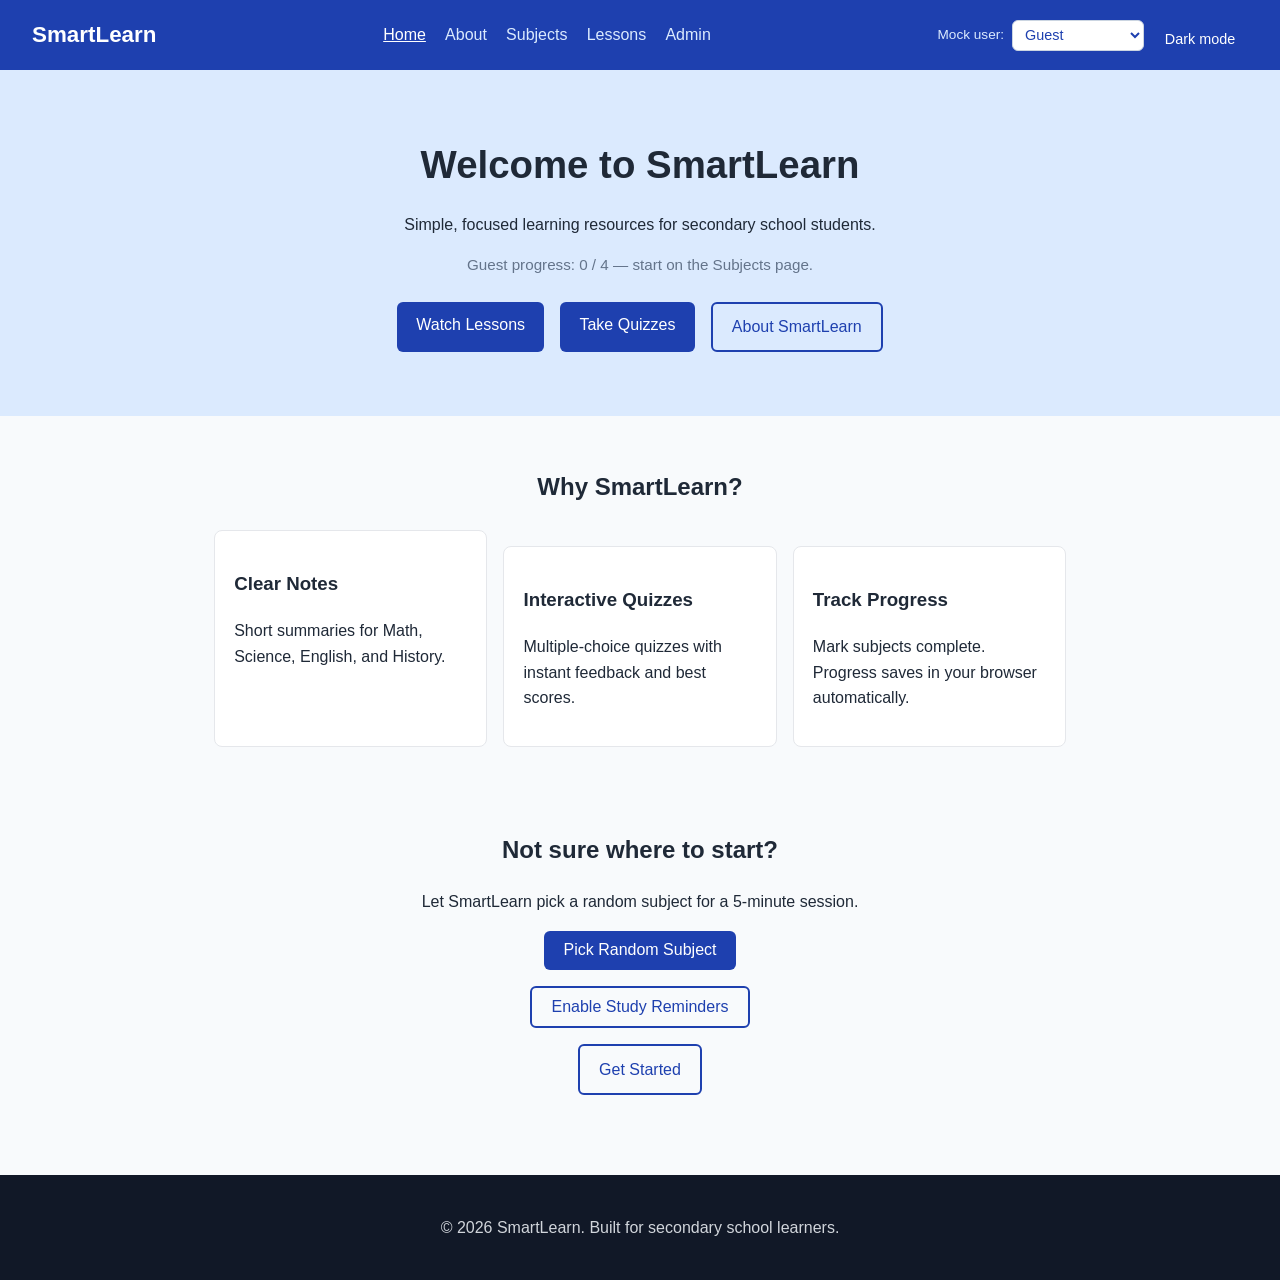
<file: index.html>
<!DOCTYPE html>
<html lang="en">
<head>
  <meta charset="UTF-8" />
  <meta name="viewport" content="width=device-width, initial-scale=1.0" />
  <title>SmartLearn - Home</title>
  <link rel="stylesheet" href="styles.css" />
  <link rel="manifest" href="manifest.json" />
  <meta name="theme-color" content="#1e40af" />
  <link rel="apple-touch-icon" href="icons/icon-192.png" />
</head>
<body>
  <header>
    <nav class="navbar">
      <a href="index.html" class="logo">SmartLearn</a>
      <ul class="nav-links">
        <li><a href="index.html" class="active">Home</a></li>
        <li><a href="about.html">About</a></li>
        <li><a href="subjects.html">Subjects</a></li>
        <li><a href="lessons.html">Lessons</a></li>
        <li><a href="admin.html">Admin</a></li>
      </ul>
      <div class="nav-tools">
        <label class="auth-label" for="userSelect">Mock user:</label>
        <select id="userSelect" aria-label="Mock user">
          <option value="guest">Guest</option>
          <option value="test-student">Test Student</option>
          <option value="demo-teacher">Demo Teacher</option>
        </select>
        <button type="button" id="themeToggle" class="btn btn-small theme-btn" aria-label="Toggle dark mode">Dark mode</button>
      </div>
    </nav>
  </header>

  <main>
    <section class="hero">
      <h1>Welcome to SmartLearn</h1>
      <p>Simple, focused learning resources for secondary school students.</p>
      <p id="homeProgress" class="muted"></p>
      <div class="hero-buttons">
        <a href="lessons.html" class="btn">Watch Lessons</a>
        <a href="subjects.html" class="btn">Take Quizzes</a>
        <a href="about.html" class="btn btn-outline">About SmartLearn</a>
      </div>
    </section>

    <section class="features">
      <h2>Why SmartLearn?</h2>
      <div class="card-grid">
        <div class="card">
          <h3>Clear Notes</h3>
          <p>Short summaries for Math, Science, English, and History.</p>
        </div>
        <div class="card">
          <h3>Interactive Quizzes</h3>
          <p>Multiple-choice quizzes with instant feedback and best scores.</p>
        </div>
        <div class="card">
          <h3>Track Progress</h3>
          <p>Mark subjects complete. Progress saves in your browser automatically.</p>
        </div>
      </div>
    </section>

    <section class="cta">
      <h2>Not sure where to start?</h2>
      <p>Let SmartLearn pick a random subject for a 5-minute session.</p>
      <button type="button" id="randomBtn" class="btn">Pick Random Subject</button>
      <p id="randomPick" class="muted" aria-live="polite"></p>
      <p>
        <button type="button" id="reminderBtn" class="btn btn-outline">Enable Study Reminders</button>
      </p>
      <p id="reminderMsg" class="muted" aria-live="polite"></p>
      <p><a href="subjects.html" class="btn btn-outline">Get Started</a></p>
    </section>
  </main>

  <footer>
    <p>&copy; 2026 SmartLearn. Built for secondary school learners.</p>
  </footer>

  <script src="script.js"></script>
</body>
</html>
</file>
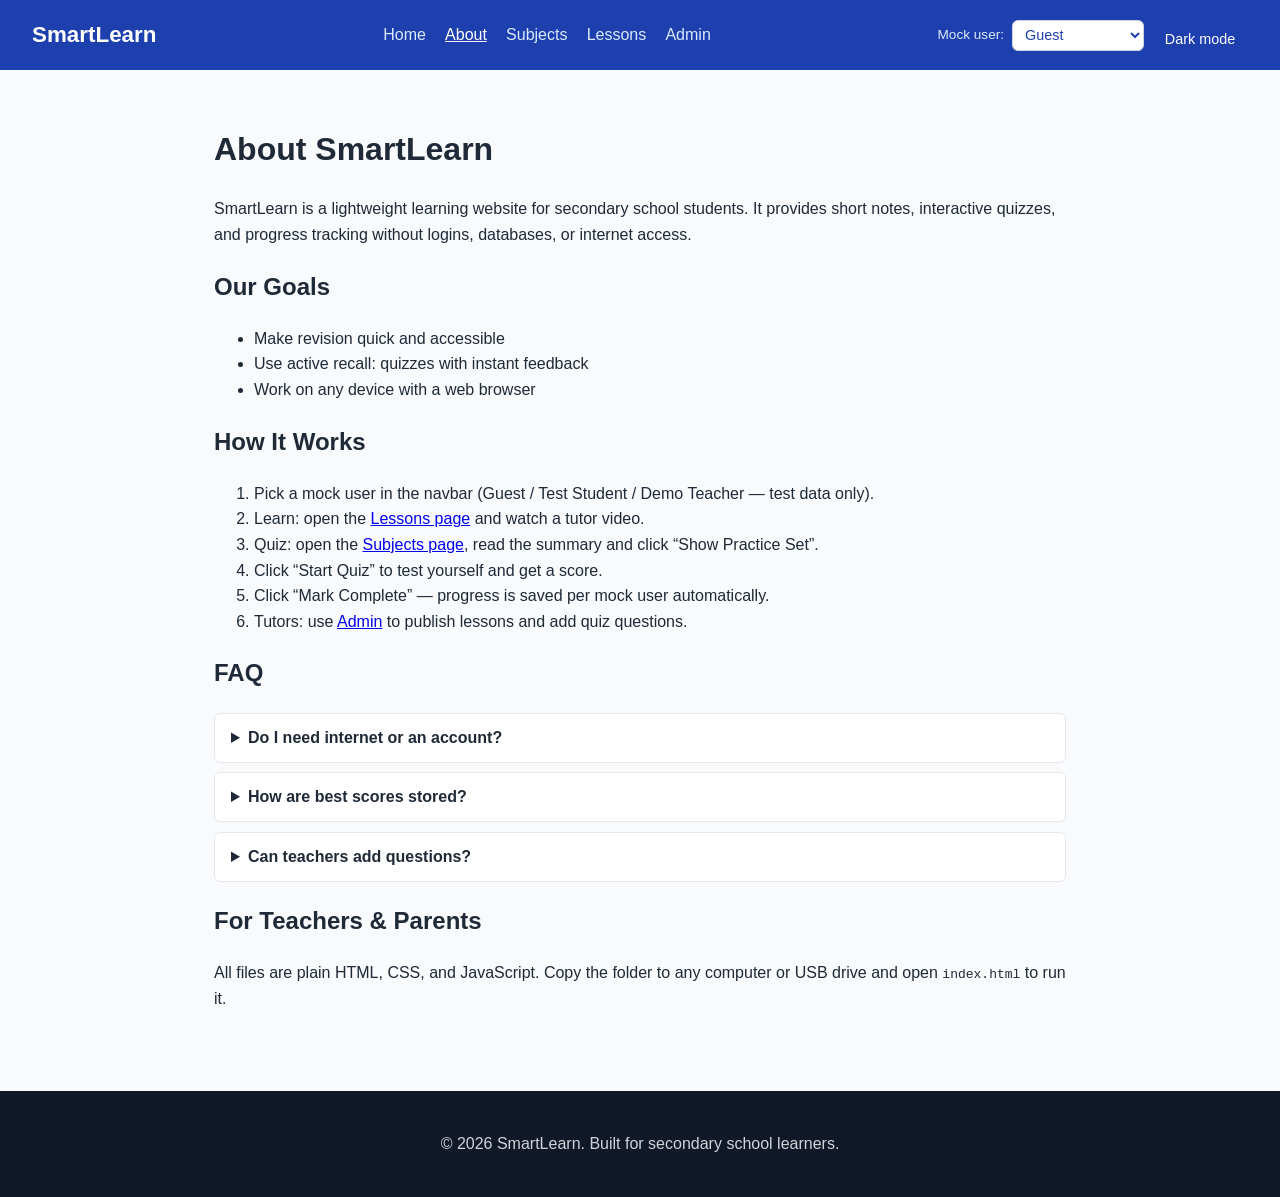
<file: about.html>
<!DOCTYPE html>
<html lang="en">
<head>
  <meta charset="UTF-8" />
  <meta name="viewport" content="width=device-width, initial-scale=1.0" />
  <title>SmartLearn - About</title>
  <link rel="stylesheet" href="styles.css" />
  <link rel="manifest" href="manifest.json" />
  <meta name="theme-color" content="#1e40af" />
  <link rel="apple-touch-icon" href="icons/icon-192.png" />
</head>
<body>
  <header>
    <nav class="navbar">
      <a href="index.html" class="logo">SmartLearn</a>
      <ul class="nav-links">
        <li><a href="index.html">Home</a></li>
        <li><a href="about.html" class="active">About</a></li>
        <li><a href="subjects.html">Subjects</a></li>
        <li><a href="lessons.html">Lessons</a></li>
        <li><a href="admin.html">Admin</a></li>
      </ul>
      <div class="nav-tools">
        <label class="auth-label" for="userSelect">Mock user:</label>
        <select id="userSelect" aria-label="Mock user">
          <option value="guest">Guest</option>
          <option value="test-student">Test Student</option>
          <option value="demo-teacher">Demo Teacher</option>
        </select>
        <button type="button" id="themeToggle" class="btn btn-small theme-btn" aria-label="Toggle dark mode">Dark mode</button>
      </div>
    </nav>
  </header>

  <main class="container">
    <h1>About SmartLearn</h1>
    <p>
      SmartLearn is a lightweight learning website for secondary school students.
      It provides short notes, interactive quizzes, and progress tracking without
      logins, databases, or internet access.
    </p>

    <h2>Our Goals</h2>
    <ul>
      <li>Make revision quick and accessible</li>
      <li>Use active recall: quizzes with instant feedback</li>
      <li>Work on any device with a web browser</li>
    </ul>

    <h2>How It Works</h2>
    <ol>
      <li>Pick a mock user in the navbar (Guest / Test Student / Demo Teacher — test data only).</li>
      <li>Learn: open the <a href="lessons.html">Lessons page</a> and watch a tutor video.</li>
      <li>Quiz: open the <a href="subjects.html">Subjects page</a>, read the summary and click “Show Practice Set”.</li>
      <li>Click “Start Quiz” to test yourself and get a score.</li>
      <li>Click “Mark Complete” — progress is saved per mock user automatically.</li>
      <li>Tutors: use <a href="admin.html">Admin</a> to publish lessons and add quiz questions.</li>
    </ol>

    <h2>FAQ</h2>
    <details>
      <summary>Do I need internet or an account?</summary>
      <p>No. Just open <code>index.html</code>. Pick a mock test user in the navbar — no passwords. Progress saves per mock user in your browser via localStorage.</p>
    </details>
    <details>
      <summary>How are best scores stored?</summary>
      <p>Per subject in your browser only. Use “Reset Progress” on the Subjects page to clear them.</p>
    </details>
    <details>
      <summary>Can teachers add questions?</summary>
      <p>Yes. Edit <code>quizData</code> and <code>practiceData</code> in <code>script.js</code> — no tools needed.</p>
    </details>

    <h2>For Teachers &amp; Parents</h2>
    <p>
      All files are plain HTML, CSS, and JavaScript. Copy the folder
      to any computer or USB drive and open <code>index.html</code> to run it.
    </p>
  </main>

  <footer>
    <p>&copy; 2026 SmartLearn. Built for secondary school learners.</p>
  </footer>

  <script src="script.js"></script>
</body>
</html>
</file>
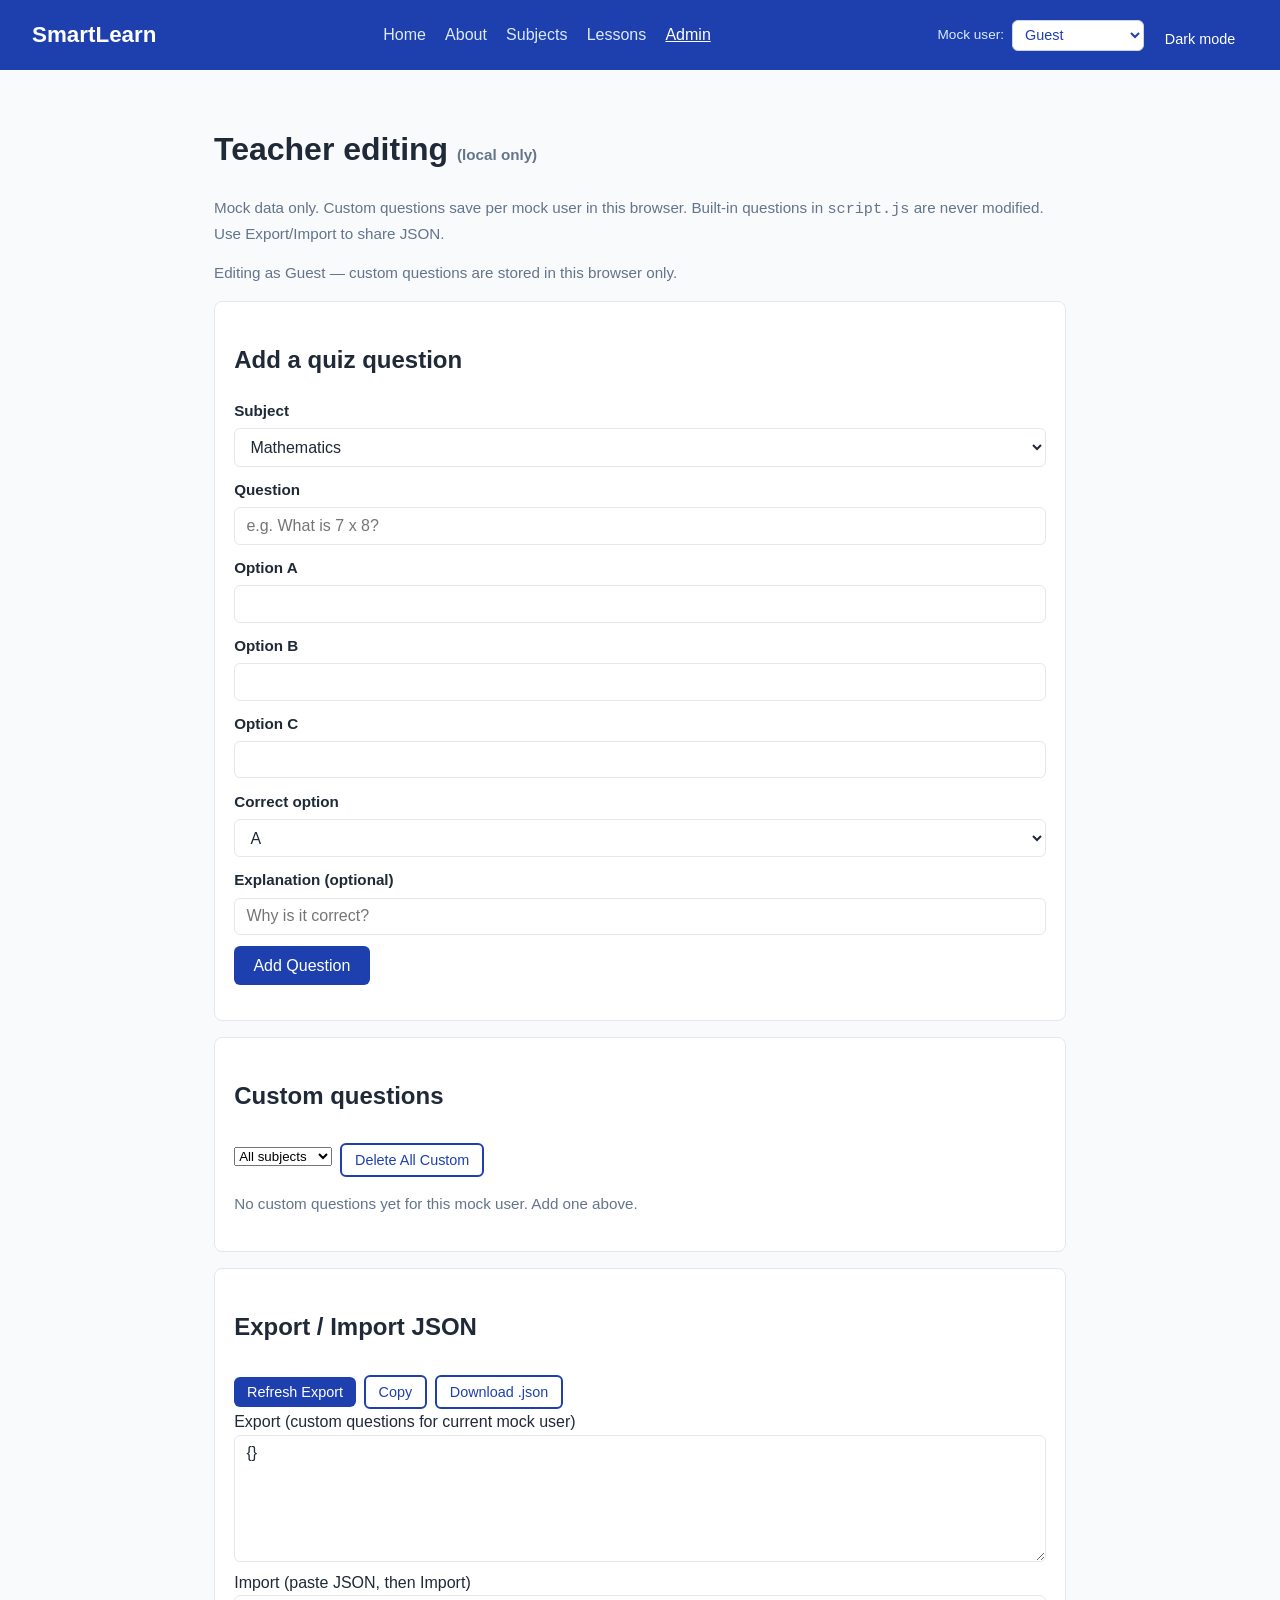
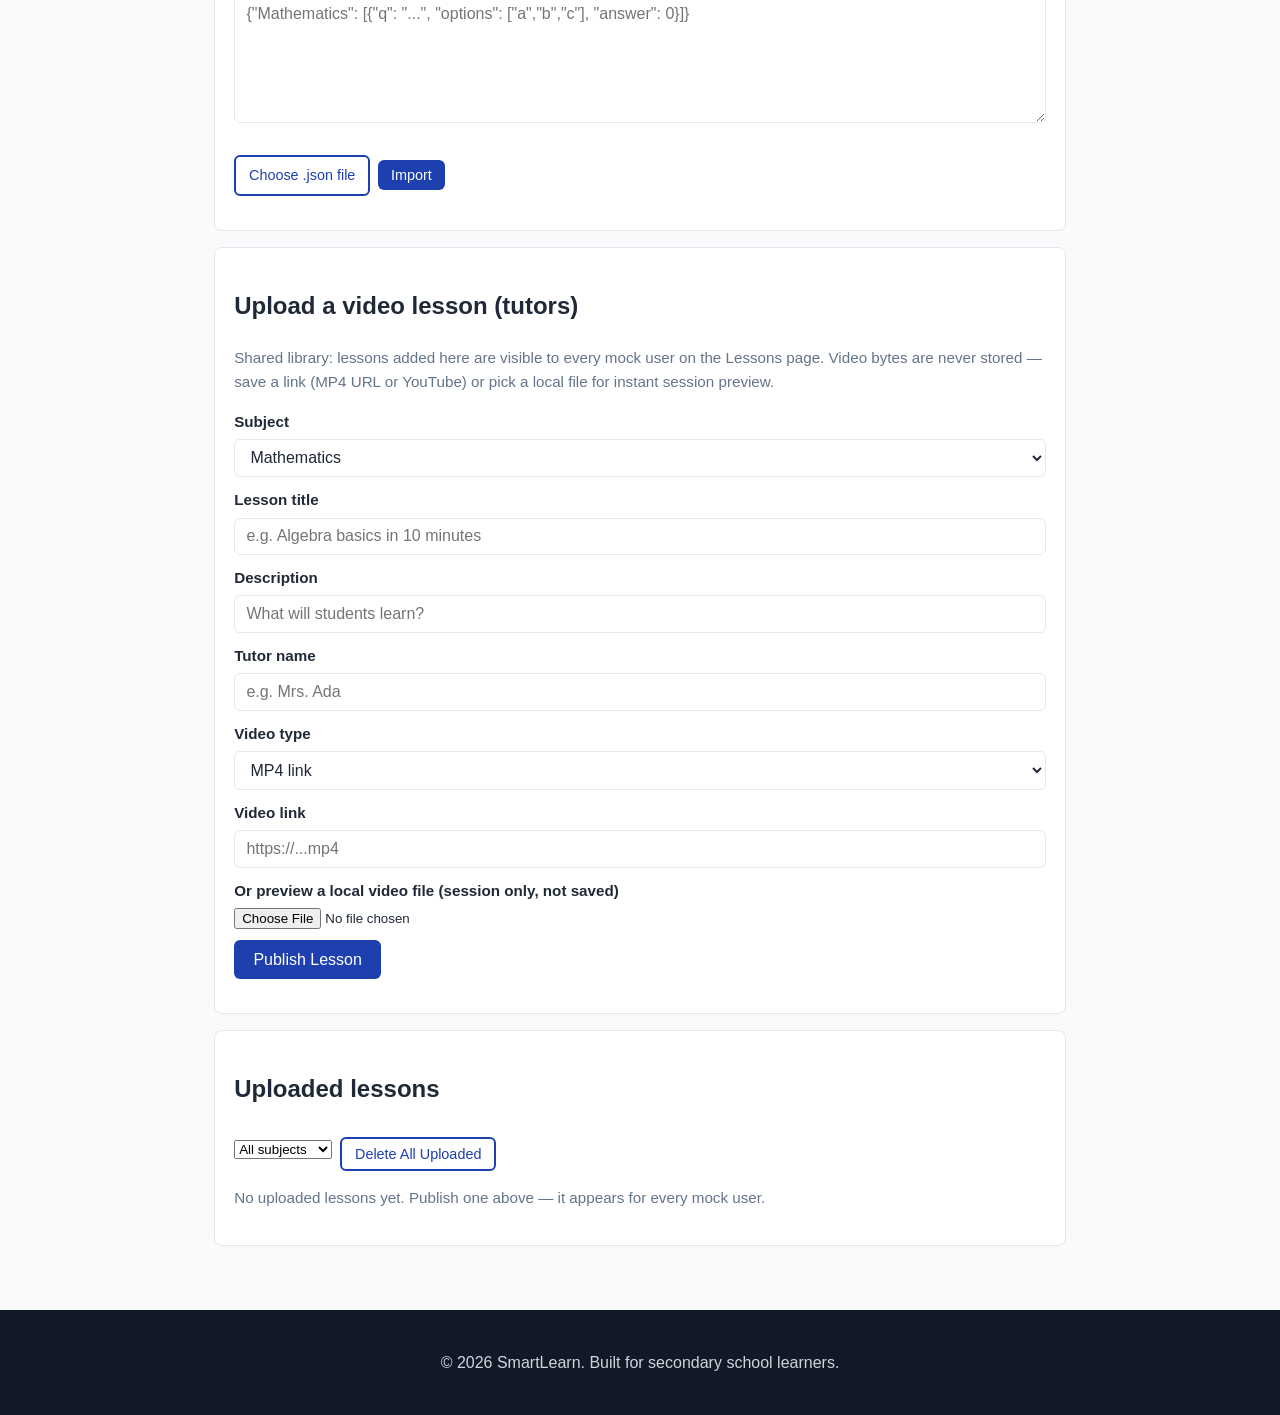
<file: admin.html>
<!DOCTYPE html>
<html lang="en">
<head>
  <meta charset="UTF-8" />
  <meta name="viewport" content="width=device-width, initial-scale=1.0" />
  <title>SmartLearn - Admin (local only)</title>
  <link rel="stylesheet" href="styles.css" />
  <link rel="manifest" href="manifest.json" />
  <meta name="theme-color" content="#1e40af" />
  <link rel="apple-touch-icon" href="icons/icon-192.png" />
</head>
<body>
  <header>
    <nav class="navbar">
      <a href="index.html" class="logo">SmartLearn</a>
      <ul class="nav-links">
        <li><a href="index.html">Home</a></li>
        <li><a href="about.html">About</a></li>
        <li><a href="subjects.html">Subjects</a></li>
        <li><a href="lessons.html">Lessons</a></li>
        <li><a href="admin.html" class="active">Admin</a></li>
      </ul>
      <div class="nav-tools">
        <label class="auth-label" for="userSelect">Mock user:</label>
        <select id="userSelect" aria-label="Mock user">
          <option value="guest">Guest</option>
          <option value="test-student">Test Student</option>
          <option value="demo-teacher">Demo Teacher</option>
        </select>
        <button type="button" id="themeToggle" class="btn btn-small theme-btn" aria-label="Toggle dark mode">Dark mode</button>
      </div>
    </nav>
  </header>

  <main class="container">
    <h1>Teacher editing <span class="muted">(local only)</span></h1>
    <p class="muted">Mock data only. Custom questions save per mock user in this browser. Built-in questions in <code>script.js</code> are never modified. Use Export/Import to share JSON.</p>
    <p id="adminUserNote" class="muted" aria-live="polite"></p>

    <section class="card">
      <h2>Add a quiz question</h2>
      <form id="addQuestionForm">
        <div class="form-row">
          <label for="qSubject">Subject</label>
          <select id="qSubject">
            <option>Mathematics</option>
            <option>Science</option>
            <option>English</option>
            <option>History</option>
          </select>
        </div>
        <div class="form-row">
          <label for="qText">Question</label>
          <input type="text" id="qText" maxlength="200" placeholder="e.g. What is 7 x 8?" required />
        </div>
        <div class="form-row">
          <label for="qOpt0">Option A</label>
          <input type="text" id="qOpt0" maxlength="100" required />
        </div>
        <div class="form-row">
          <label for="qOpt1">Option B</label>
          <input type="text" id="qOpt1" maxlength="100" required />
        </div>
        <div class="form-row">
          <label for="qOpt2">Option C</label>
          <input type="text" id="qOpt2" maxlength="100" required />
        </div>
        <div class="form-row">
          <label for="qAnswer">Correct option</label>
          <select id="qAnswer">
            <option value="0">A</option>
            <option value="1">B</option>
            <option value="2">C</option>
          </select>
        </div>
        <div class="form-row">
          <label for="qExplain">Explanation (optional)</label>
          <input type="text" id="qExplain" maxlength="200" placeholder="Why is it correct?" />
        </div>
        <button type="submit" class="btn">Add Question</button>
        <p id="addQuestionMsg" class="muted" aria-live="polite"></p>
      </form>
    </section>

    <section class="card">
      <h2>Custom questions</h2>
      <div class="toolbar">
        <select id="adminFilter" aria-label="Filter custom questions by subject">
          <option value="">All subjects</option>
          <option>Mathematics</option>
          <option>Science</option>
          <option>English</option>
          <option>History</option>
        </select>
        <button type="button" id="clearCustomBtn" class="btn btn-small btn-outline">Delete All Custom</button>
      </div>
      <div id="customList"></div>
    </section>

    <section class="card">
      <h2>Export / Import JSON</h2>
      <div class="toolbar">
        <button type="button" id="exportBtn" class="btn btn-small">Refresh Export</button>
        <button type="button" id="copyExportBtn" class="btn btn-small btn-outline">Copy</button>
        <button type="button" id="downloadExportBtn" class="btn btn-small btn-outline">Download .json</button>
      </div>
      <label for="exportText">Export (custom questions for current mock user)</label>
      <textarea id="exportText" rows="6" readonly></textarea>
      <label for="importText">Import (paste JSON, then Import)</label>
      <textarea id="importText" rows="6" placeholder='{"Mathematics": [{"q": "...", "options": ["a","b","c"], "answer": 0}]}'></textarea>
      <div class="toolbar">
        <label class="btn btn-small btn-outline" for="importFile">Choose .json file</label>
        <input type="file" id="importFile" accept=".json,application/json" hidden />
        <button type="button" id="importBtn" class="btn btn-small">Import</button>
      </div>
      <p id="importMsg" class="muted" aria-live="polite"></p>
    </section>

    <section class="card">
      <h2>Upload a video lesson (tutors)</h2>
      <p class="muted">Shared library: lessons added here are visible to every mock user on the Lessons page. Video bytes are never stored — save a link (MP4 URL or YouTube) or pick a local file for instant session preview.</p>
      <form id="addLessonForm">
        <div class="form-row">
          <label for="lSubject">Subject</label>
          <select id="lSubject">
            <option>Mathematics</option>
            <option>Science</option>
            <option>English</option>
            <option>History</option>
          </select>
        </div>
        <div class="form-row">
          <label for="lTitle">Lesson title</label>
          <input type="text" id="lTitle" maxlength="120" placeholder="e.g. Algebra basics in 10 minutes" required />
        </div>
        <div class="form-row">
          <label for="lDesc">Description</label>
          <input type="text" id="lDesc" maxlength="240" placeholder="What will students learn?" />
        </div>
        <div class="form-row">
          <label for="lTutor">Tutor name</label>
          <input type="text" id="lTutor" maxlength="60" placeholder="e.g. Mrs. Ada" />
        </div>
        <div class="form-row">
          <label for="lType">Video type</label>
          <select id="lType">
            <option value="mp4">MP4 link</option>
            <option value="youtube">YouTube (embed link or ID)</option>
          </select>
        </div>
        <div class="form-row">
          <label for="lUrl">Video link</label>
          <input type="text" id="lUrl" maxlength="500" placeholder=https://...mp4 or https://www.youtube.com/watch?v=... " required />
        </div>
        <div class="form-row">
          <label for="lFile">Or preview a local video file (session only, not saved)</label>
          <input type="file" id="lFile" accept="video/*" />
        </div>
        <div class="video-wrap" id="lPreviewWrap" hidden>
          <video id="lPreview" controls preload="metadata" playsinline></video>
        </div>
        <button type="submit" class="btn">Publish Lesson</button>
        <p id="addLessonMsg" class="muted" aria-live="polite"></p>
      </form>
    </section>

    <section class="card">
      <h2>Uploaded lessons</h2>
      <div class="toolbar">
        <select id="lessonAdminFilter" aria-label="Filter uploaded lessons by subject">
          <option value="">All subjects</option>
          <option>Mathematics</option>
          <option>Science</option>
          <option>English</option>
          <option>History</option>
        </select>
        <button type="button" id="clearLessonsBtn" class="btn btn-small btn-outline">Delete All Uploaded</button>
      </div>
      <div id="lessonAdminList"></div>
    </section>
  </main>

  <footer>
    <p>&copy; 2026 SmartLearn. Built for secondary school learners.</p>
  </footer>

  <script src="script.js"></script>
</body>
</html>
</file>
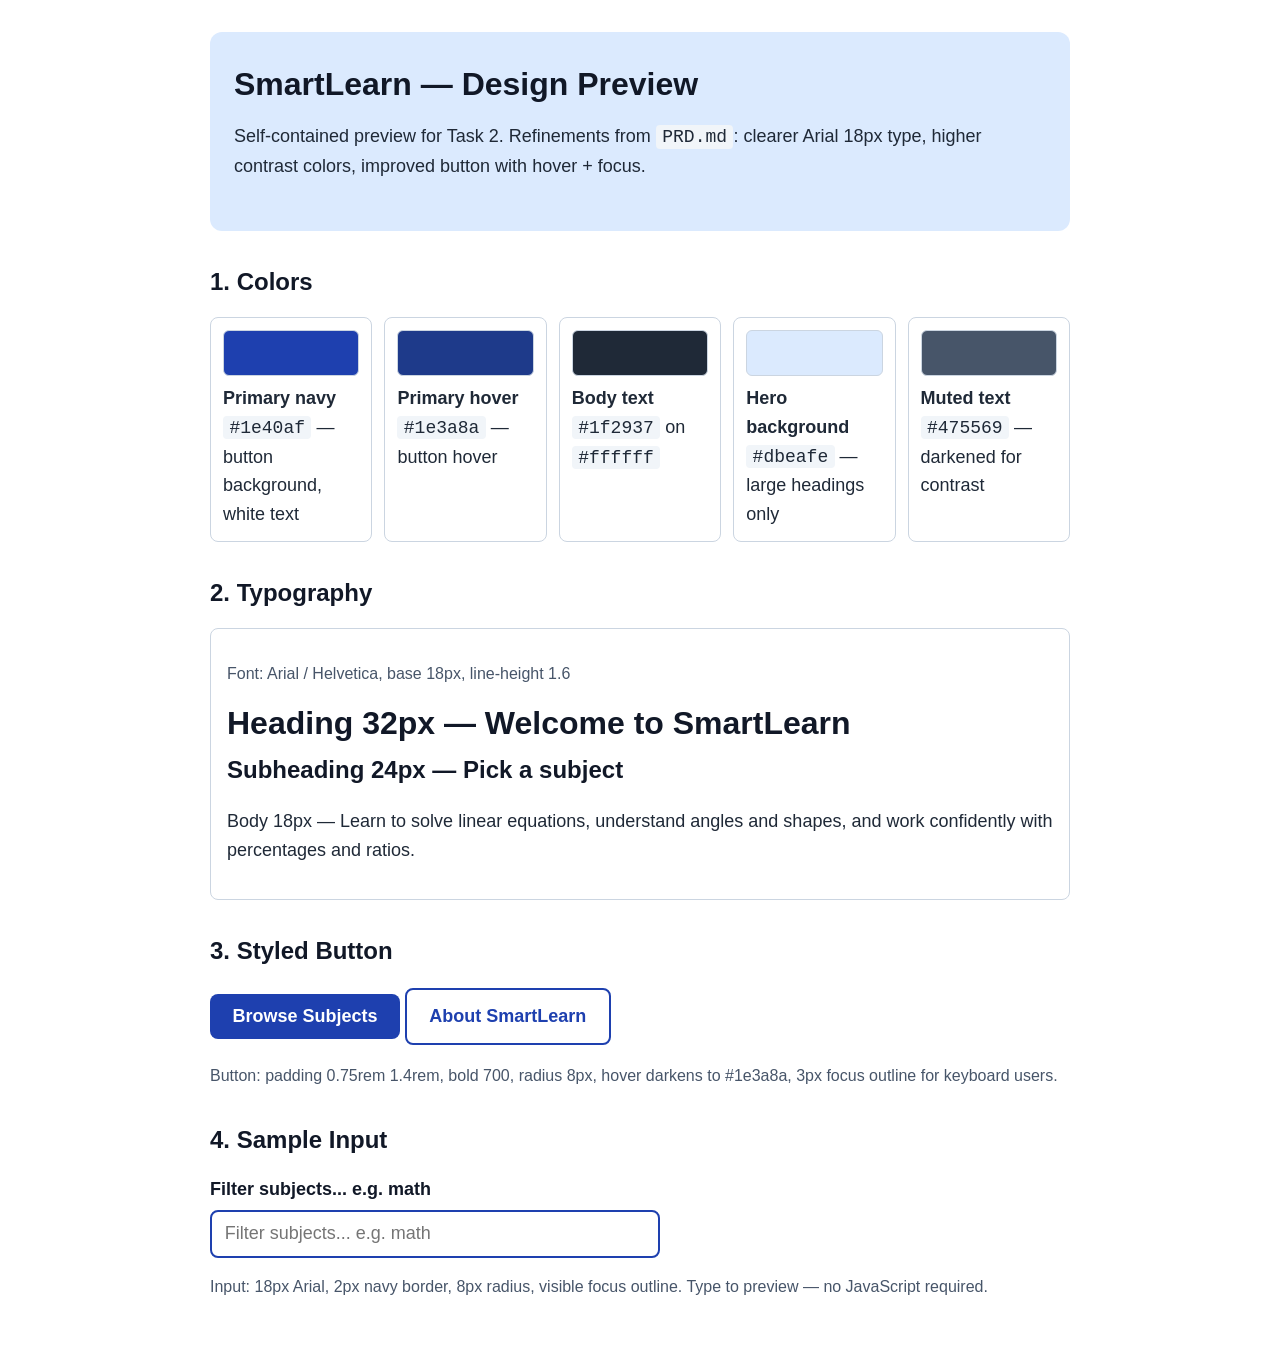
<file: design.html>
<!DOCTYPE html>
<html lang="en">
<head>
<meta charset="UTF-8" />
<meta name="viewport" content="width=device-width, initial-scale=1.0" />
<title>SmartLearn — Design Preview</title>
<style>
  /* Refinement applied per PRD.md: clearer font, higher contrast, improved button */
  body {
    margin: 0;
    font-family: Arial, Helvetica, sans-serif;
    font-size: 18px;
    line-height: 1.6;
    color: #1f2937;
    background: #ffffff;
  }
  .wrap { max-width: 860px; margin: 0 auto; padding: 2rem 1.5rem; }
  h1 { font-size: 32px; line-height: 1.25; margin: 0 0 0.5rem; color: #111827; }
  h2 { font-size: 24px; margin: 2rem 0 0.75rem; color: #111827; }
  p, li { color: #1f2937; }
  .muted { color: #475569; font-size: 16px; }
  .hero { background: #dbeafe; padding: 2rem 1.5rem; border-radius: 12px; }
  .swatches { display: grid; grid-template-columns: repeat(auto-fit, minmax(160px, 1fr)); gap: 0.75rem; margin-top: 1rem; }
  .swatch { border: 1px solid #cbd5e1; border-radius: 8px; padding: 0.75rem; background: #fff; }
  .chip { height: 44px; border-radius: 6px; margin-bottom: 0.5rem; border: 1px solid #cbd5e1; }
  code { background: #f1f5f9; padding: 0.1rem 0.4rem; border-radius: 4px; }
  .btn {
    display: inline-block;
    background: #1e40af;
    color: #ffffff;
    padding: 0.75rem 1.4rem;
    border: none;
    border-radius: 8px;
    font-family: Arial, Helvetica, sans-serif;
    font-size: 18px;
    font-weight: 700;
    cursor: pointer;
    text-decoration: none;
  }
  .btn:hover { background: #1e3a8a; }
  .btn:focus-visible, input:focus-visible {
    outline: 3px solid #f59e0b;
    outline-offset: 2px;
  }
  .btn-outline {
    background: transparent;
    color: #1e40af;
    border: 2px solid #1e40af;
  }
  .btn-outline:hover { background: #1e40af; color: #ffffff; }
  label { display: block; font-weight: bold; margin: 1rem 0 0.4rem; color: #111827; }
  input[type="text"] {
    width: 100%;
    max-width: 420px;
    padding: 0.7rem 0.8rem;
    font-family: Arial, Helvetica, sans-serif;
    font-size: 18px;
    color: #1f2937;
    background: #ffffff;
    border: 2px solid #1e40af;
    border-radius: 8px;
  }
  .card { border: 1px solid #cbd5e1; border-radius: 8px; padding: 1rem; margin-top: 1rem; }
</style>
</head>
<body>
<div class="wrap">
  <div class="hero">
    <h1>SmartLearn — Design Preview</h1>
    <p>Self-contained preview for Task 2. Refinements from <code>PRD.md</code>: clearer Arial 18px type, higher contrast colors, improved button with hover + focus.</p>
  </div>

  <h2>1. Colors</h2>
  <div class="swatches">
    <div class="swatch"><div class="chip" style="background:#1e40af"></div><strong>Primary navy</strong><br /><code>#1e40af</code> — button background, white text</div>
    <div class="swatch"><div class="chip" style="background:#1e3a8a"></div><strong>Primary hover</strong><br /><code>#1e3a8a</code> — button hover</div>
    <div class="swatch"><div class="chip" style="background:#1f2937"></div><strong>Body text</strong><br /><code>#1f2937</code> on <code>#ffffff</code></div>
    <div class="swatch"><div class="chip" style="background:#dbeafe"></div><strong>Hero background</strong><br /><code>#dbeafe</code> — large headings only</div>
    <div class="swatch"><div class="chip" style="background:#475569"></div><strong>Muted text</strong><br /><code>#475569</code> — darkened for contrast</div>
  </div>

  <h2>2. Typography</h2>
  <div class="card">
    <p class="muted">Font: Arial / Helvetica, base 18px, line-height 1.6</p>
    <h1 style="margin-top:1rem">Heading 32px — Welcome to SmartLearn</h1>
    <h2 style="margin-top:0.5rem">Subheading 24px — Pick a subject</h2>
    <p>Body 18px — Learn to solve linear equations, understand angles and shapes, and work confidently with percentages and ratios.</p>
  </div>

  <h2>3. Styled Button</h2>
  <p>
    <button class="btn" type="button">Browse Subjects</button>
    <a class="btn btn-outline" href="#" onclick="return false">About SmartLearn</a>
  </p>
  <p class="muted">Button: padding 0.75rem 1.4rem, bold 700, radius 8px, hover darkens to #1e3a8a, 3px focus outline for keyboard users.</p>

  <h2>4. Sample Input</h2>
  <label for="previewSearch">Filter subjects... e.g. math</label>
  <input type="text" id="previewSearch" placeholder="Filter subjects... e.g. math" />
  <p class="muted">Input: 18px Arial, 2px navy border, 8px radius, visible focus outline. Type to preview — no JavaScript required.</p>
</div>
</body>
</html>
</file>
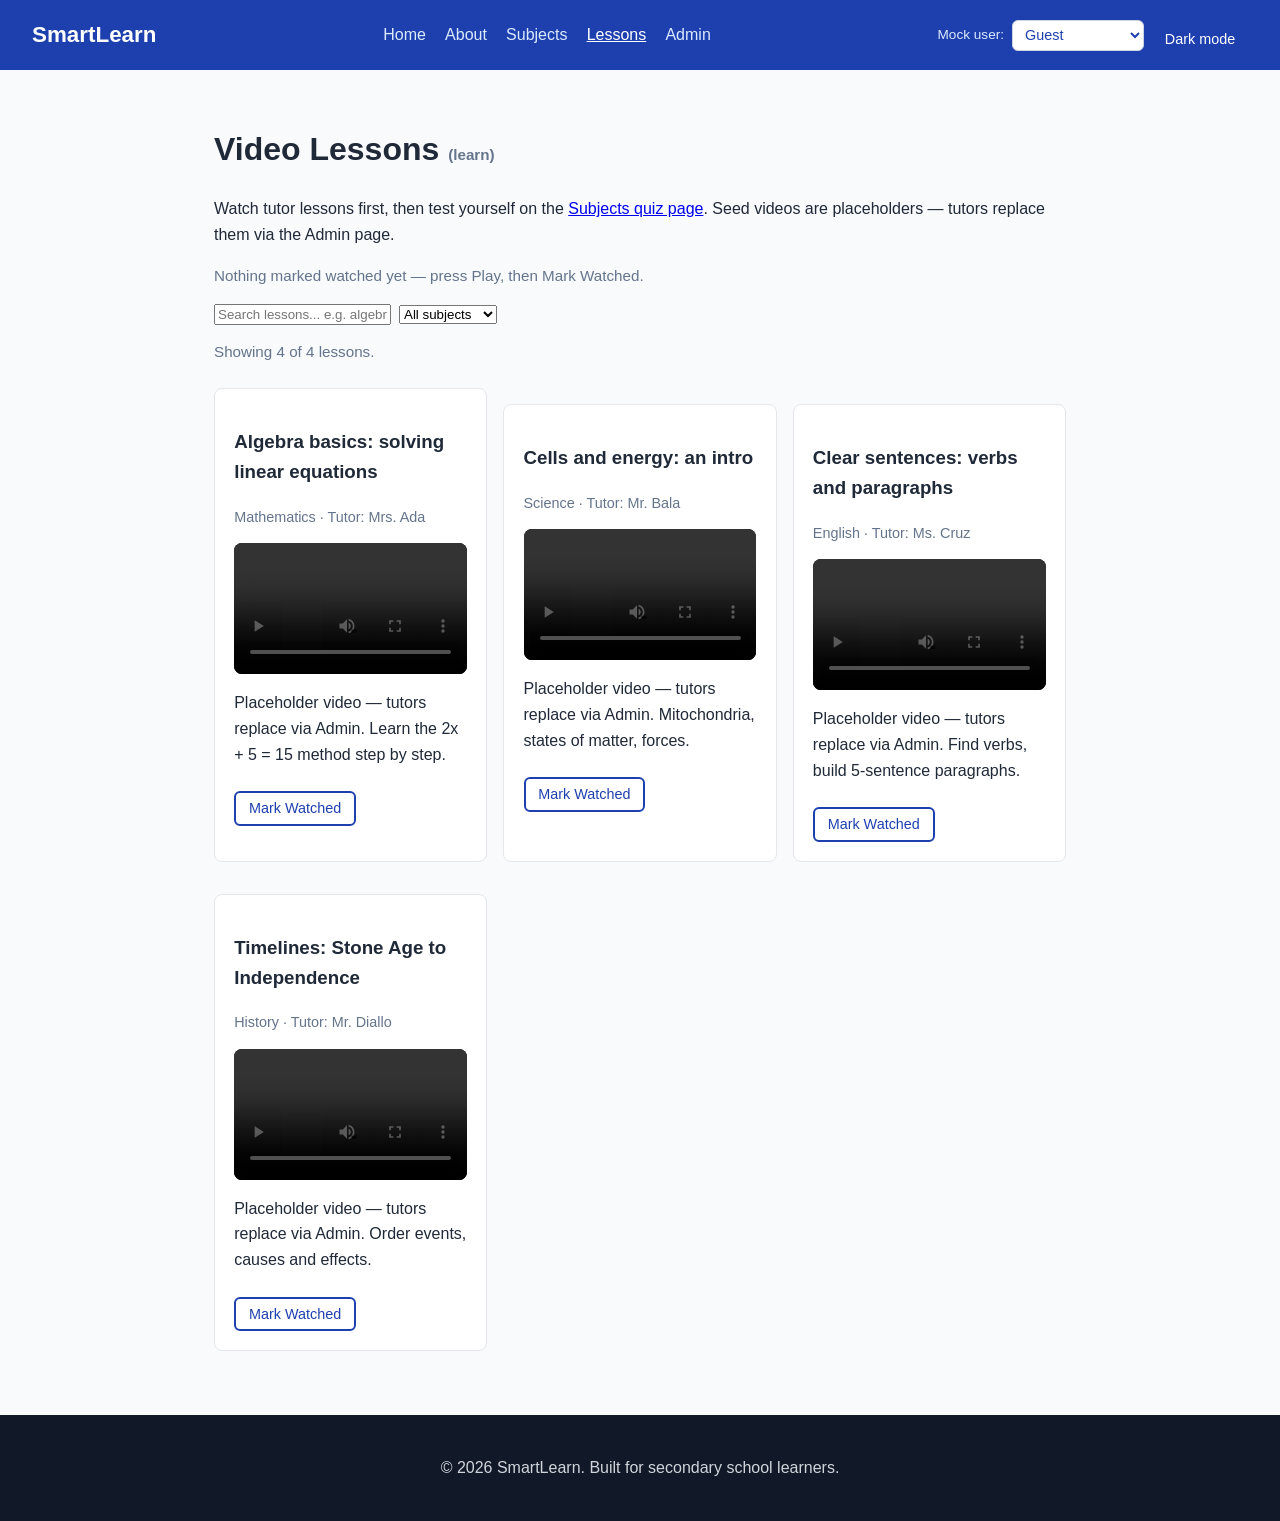
<file: lessons.html>
<!DOCTYPE html>
<html lang="en">
<head>
  <meta charset="UTF-8" />
  <meta name="viewport" content="width=device-width, initial-scale=1.0" />
  <title>SmartLearn - Video Lessons</title>
  <link rel="stylesheet" href="styles.css" />
  <link rel="manifest" href="manifest.json" />
  <meta name="theme-color" content="#1e40af" />
  <link rel="apple-touch-icon" href="icons/icon-192.png" />
</head>
<body>
  <header>
    <nav class="navbar">
      <a href="index.html" class="logo">SmartLearn</a>
      <ul class="nav-links">
        <li><a href="index.html">Home</a></li>
        <li><a href="about.html">About</a></li>
        <li><a href="subjects.html">Subjects</a></li>
        <li><a href="lessons.html" class="active">Lessons</a></li>
        <li><a href="admin.html">Admin</a></li>
      </ul>
      <div class="nav-tools">
        <label class="auth-label" for="userSelect">Mock user:</label>
        <select id="userSelect" aria-label="Mock user">
          <option value="guest">Guest</option>
          <option value="test-student">Test Student</option>
          <option value="demo-teacher">Demo Teacher</option>
        </select>
        <button type="button" id="themeToggle" class="btn btn-small theme-btn" aria-label="Toggle dark mode">Dark mode</button>
      </div>
    </nav>
  </header>

  <main class="container">
    <h1>Video Lessons <span class="muted">(learn)</span></h1>
    <p>Watch tutor lessons first, then test yourself on the <a href="subjects.html">Subjects quiz page</a>. Seed videos are placeholders — tutors replace them via the Admin page.</p>
    <p id="lessonProgress" class="muted" aria-live="polite"></p>
    <div id="shareNotice" class="card" hidden></div>

    <div class="toolbar">
      <input type="text" id="lessonSearch" placeholder="Search lessons... e.g. algebra" aria-label="Search lessons" />
      <select id="lessonFilter" aria-label="Filter lessons by subject">
        <option value="">All subjects</option>
        <option>Mathematics</option>
        <option>Science</option>
        <option>English</option>
        <option>History</option>
      </select>
    </div>
    <p id="lessonCount" class="muted"></p>

    <div id="lessonGrid" class="card-grid"></div>
    <p id="lessonEmpty" class="muted" hidden>No lessons match. Tutors can add some on the Admin page.</p>
  </main>

  <footer>
    <p>&copy; 2026 SmartLearn. Built for secondary school learners.</p>
  </footer>

  <script src="script.js"></script>
</body>
</html>
</file>
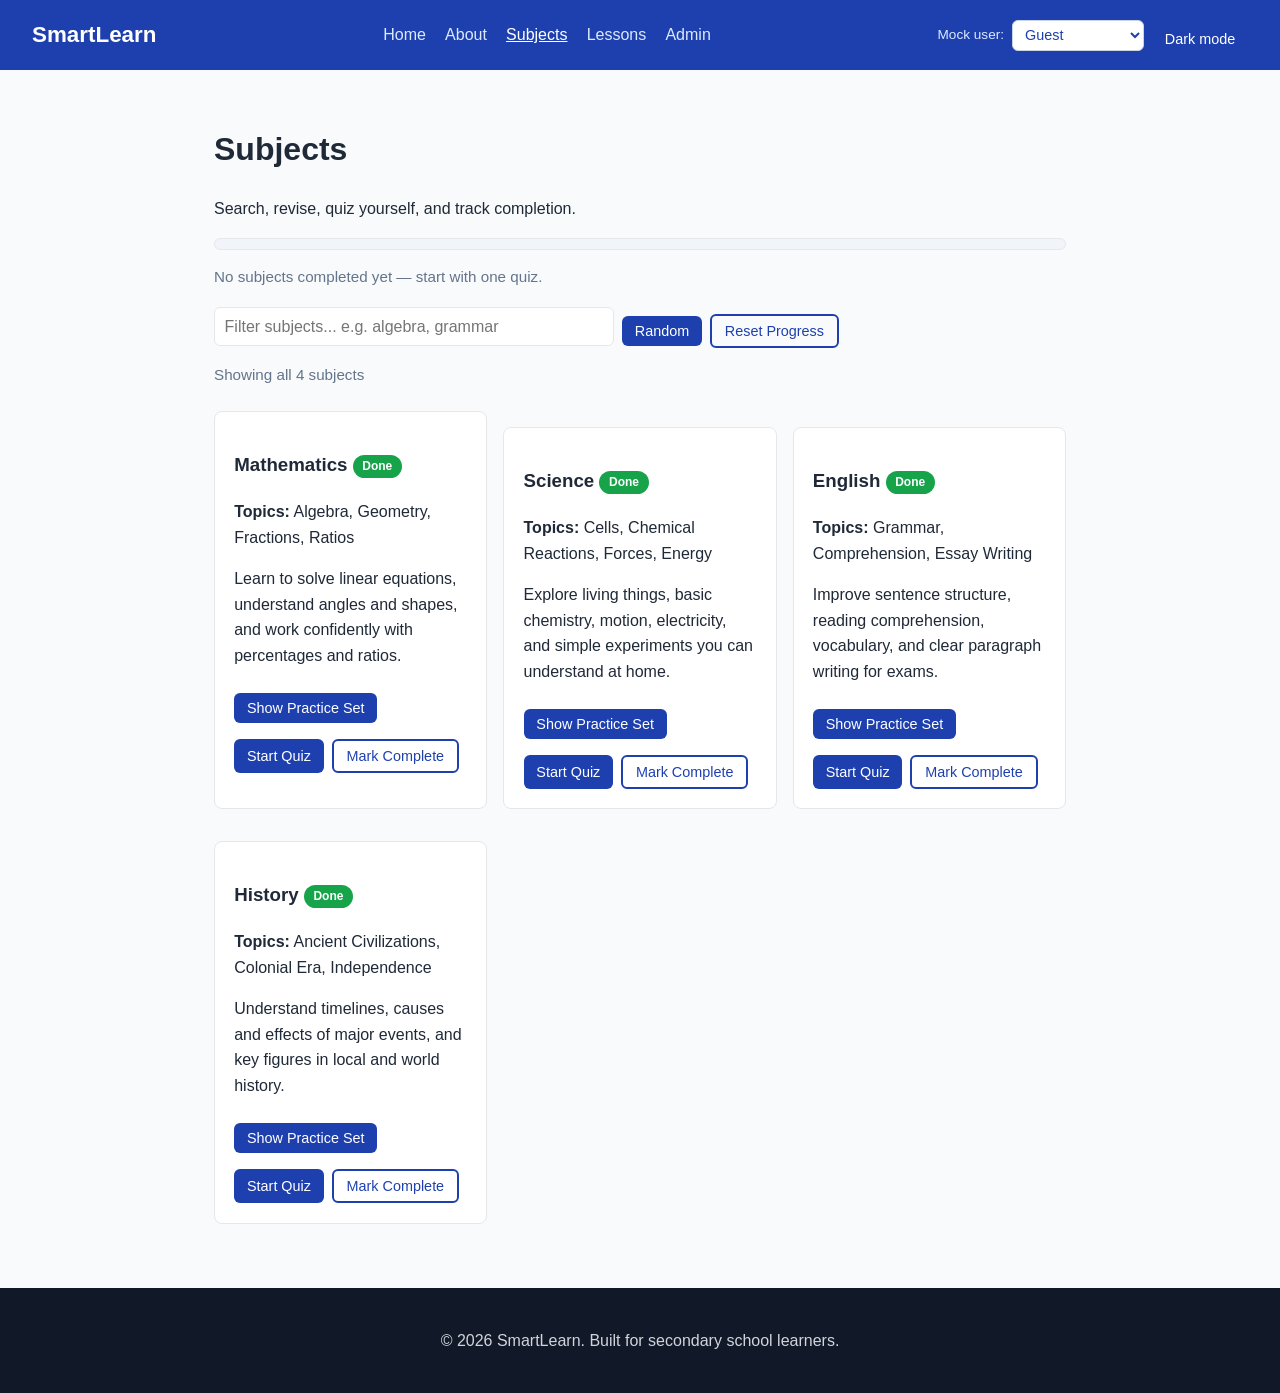
<file: subjects.html>
<!DOCTYPE html>
<html lang="en">
<head>
  <meta charset="UTF-8" />
  <meta name="viewport" content="width=device-width, initial-scale=1.0" />
  <title>SmartLearn - Subjects</title>
  <link rel="stylesheet" href="styles.css" />
  <link rel="manifest" href="manifest.json" />
  <meta name="theme-color" content="#1e40af" />
  <link rel="apple-touch-icon" href="icons/icon-192.png" />
</head>
<body>
  <header>
    <nav class="navbar">
      <a href="index.html" class="logo">SmartLearn</a>
      <ul class="nav-links">
        <li><a href="index.html">Home</a></li>
        <li><a href="about.html">About</a></li>
        <li><a href="subjects.html" class="active">Subjects</a></li>
        <li><a href="lessons.html">Lessons</a></li>
        <li><a href="admin.html">Admin</a></li>
      </ul>
      <div class="nav-tools">
        <label class="auth-label" for="userSelect">Mock user:</label>
        <select id="userSelect" aria-label="Mock user">
          <option value="guest">Guest</option>
          <option value="test-student">Test Student</option>
          <option value="demo-teacher">Demo Teacher</option>
        </select>
        <button type="button" id="themeToggle" class="btn btn-small theme-btn" aria-label="Toggle dark mode">Dark mode</button>
      </div>
    </nav>
  </header>

  <main class="container">
    <h1>Subjects</h1>
    <p>Search, revise, quiz yourself, and track completion.</p>

    <div class="progress-wrap">
      <div class="progress-bar" role="progressbar" aria-label="Completed subjects">
        <div id="progressFill"></div>
      </div>
      <p id="progressText" class="muted"></p>
    </div>

    <div class="toolbar">
      <input
        type="text"
        id="searchInput"
        placeholder="Filter subjects... e.g. algebra, grammar"
        aria-label="Filter subjects"
      />
      <button type="button" id="randomSubjectBtn" class="btn btn-small">Random</button>
      <button type="button" id="resetProgressBtn" class="btn btn-small btn-outline">Reset Progress</button>
    </div>
    <p id="resultCount" class="muted"></p>

    <div id="subjectGrid" class="card-grid">
      <article class="card subject-card" data-name="mathematics math algebra geometry fractions ratios" data-subject="Mathematics">
        <h3>Mathematics <span class="badge" data-complete-badge hidden>Done</span></h3>
        <p><strong>Topics:</strong> Algebra, Geometry, Fractions, Ratios</p>
        <p>Learn to solve linear equations, understand angles and shapes, and work confidently with percentages and ratios.</p>
        <p class="muted best-score" data-best-score></p>
        <div class="card-actions">
          <button type="button" class="btn btn-small practice-btn" data-subject="Mathematics">Show Practice Set</button>
          <button type="button" class="btn btn-small quiz-btn" data-subject="Mathematics">Start Quiz</button>
          <button type="button" class="btn btn-small btn-outline complete-btn" data-subject="Mathematics">Mark Complete</button>
        </div>
        <div class="practice-set" hidden></div>
        <div class="quiz-box" hidden></div>
      </article>

      <article class="card subject-card" data-name="science biology chemistry physics cells energy forces" data-subject="Science">
        <h3>Science <span class="badge" data-complete-badge hidden>Done</span></h3>
        <p><strong>Topics:</strong> Cells, Chemical Reactions, Forces, Energy</p>
        <p>Explore living things, basic chemistry, motion, electricity, and simple experiments you can understand at home.</p>
        <p class="muted best-score" data-best-score></p>
        <div class="card-actions">
          <button type="button" class="btn btn-small practice-btn" data-subject="Science">Show Practice Set</button>
          <button type="button" class="btn btn-small quiz-btn" data-subject="Science">Start Quiz</button>
          <button type="button" class="btn btn-small btn-outline complete-btn" data-subject="Science">Mark Complete</button>
        </div>
        <div class="practice-set" hidden></div>
        <div class="quiz-box" hidden></div>
      </article>

      <article class="card subject-card" data-name="english grammar writing literature comprehension essay" data-subject="English">
        <h3>English <span class="badge" data-complete-badge hidden>Done</span></h3>
        <p><strong>Topics:</strong> Grammar, Comprehension, Essay Writing</p>
        <p>Improve sentence structure, reading comprehension, vocabulary, and clear paragraph writing for exams.</p>
        <p class="muted best-score" data-best-score></p>
        <div class="card-actions">
          <button type="button" class="btn btn-small practice-btn" data-subject="English">Show Practice Set</button>
          <button type="button" class="btn btn-small quiz-btn" data-subject="English">Start Quiz</button>
          <button type="button" class="btn btn-small btn-outline complete-btn" data-subject="English">Mark Complete</button>
        </div>
        <div class="practice-set" hidden></div>
        <div class="quiz-box" hidden></div>
      </article>

      <article class="card subject-card" data-name="history civics ancient colonial independence timeline" data-subject="History">
        <h3>History <span class="badge" data-complete-badge hidden>Done</span></h3>
        <p><strong>Topics:</strong> Ancient Civilizations, Colonial Era, Independence</p>
        <p>Understand timelines, causes and effects of major events, and key figures in local and world history.</p>
        <p class="muted best-score" data-best-score></p>
        <div class="card-actions">
          <button type="button" class="btn btn-small practice-btn" data-subject="History">Show Practice Set</button>
          <button type="button" class="btn btn-small quiz-btn" data-subject="History">Start Quiz</button>
          <button type="button" class="btn btn-small btn-outline complete-btn" data-subject="History">Mark Complete</button>
        </div>
        <div class="practice-set" hidden></div>
        <div class="quiz-box" hidden></div>
      </article>
    </div>

    <p id="noResults" class="muted" hidden>No subjects match your search.</p>
  </main>

  <footer>
    <p>&copy; 2026 SmartLearn. Built for secondary school learners.</p>
  </footer>

  <script src="script.js"></script>
</body>
</html>
</file>
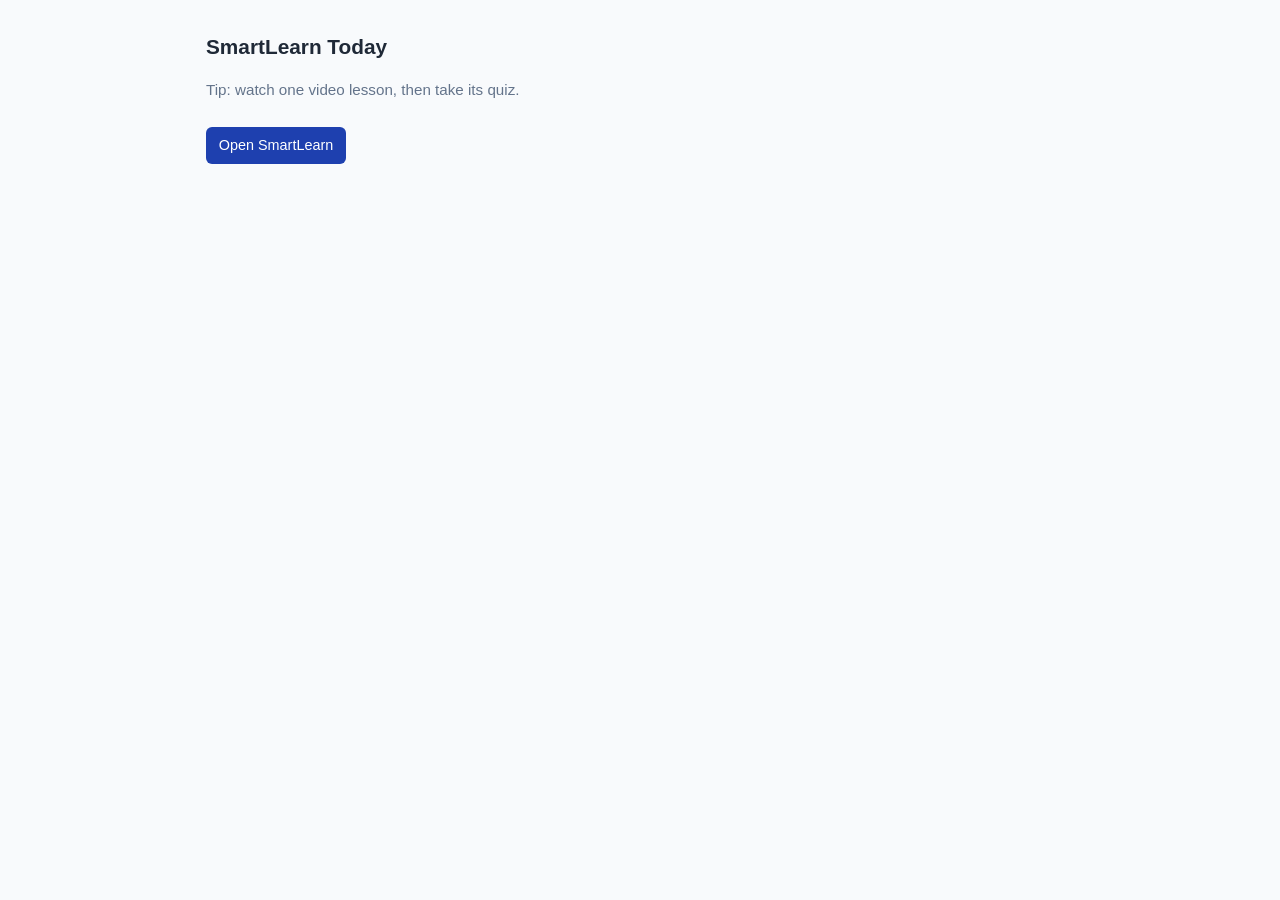
<file: widget.html>
<!DOCTYPE html>
<html lang="en">
<head>
  <meta charset="UTF-8" />
  <meta name="viewport" content="width=device-width, initial-scale=1.0" />
  <title>SmartLearn Today</title>
  <link rel="stylesheet" href="styles.css" />
</head>
<body>
  <main class="container" style="padding:1rem">
    <h1 style="font-size:1.3rem">SmartLearn Today</h1>
    <p id="widgetLine" class="muted">Open SmartLearn to continue learning.</p>
    <p><a class="btn btn-small" href="index.html">Open SmartLearn</a></p>
  </main>
  <script>
    // Manifest widgets entry target: tiny glanceable summary (mock data only).
    try {
      var done = JSON.parse(localStorage.getItem("smartlearn-guest-complete") || "[]").length;
      var el = document.getElementById("widgetLine");
      if (el) el.textContent = done
        ? ("Progress: " + done + " of 4 subjects completed. Keep going!")
        : "Tip: watch one video lesson, then take its quiz.";
    } catch (e) {}
  </script>
</body>
</html>
</file>
<file: styles.css>
/* SmartLearn - lightweight, no dependencies */
* {
  box-sizing: border-box;
}

:root {
  --bg: #f8fafc;
  --card: #fff;
  --text: #1f2937;
  --muted: #64748b;
  --border: #e5e7eb;
  --primary: #1e40af;
  --primary-dark: #1e3a8a;
  --hero: #dbeafe;
  --panel: #f1f5f9;
  --good: #15803d;
  --bad: #b91c1c;
}

body.dark {
  --bg: #0f172a;
  --card: #1e293b;
  --text: #e2e8f0;
  --muted: #94a3b8;
  --border: #334155;
  --primary: #60a5fa;
  --primary-dark: #3b82f6;
  --hero: #1e293b;
  --panel: #0b1220;
}

body {
  margin: 0;
  font-family: Arial, Helvetica, sans-serif;
  line-height: 1.6;
  color: var(--text);
  background: var(--bg);
}

.navbar {
  display: flex;
  justify-content: space-between;
  align-items: center;
  flex-wrap: wrap;
  gap: 0.5rem;
  padding: 1rem 2rem;
  background: #1e40af;
  color: #fff;
}

body.dark .navbar {
  background: #020617;
}

.logo {
  font-size: 1.4rem;
  font-weight: bold;
  color: #fff;
  text-decoration: none;
}

.nav-links {
  list-style: none;
  display: flex;
  gap: 1.2rem;
  margin: 0;
  padding: 0;
}

.nav-links a {
  color: #dbeafe;
  text-decoration: none;
}

.nav-links a.active,
.nav-links a:hover {
  color: #fff;
  text-decoration: underline;
}

.theme-btn {
  background: #fff;
  color: #1e40af;
}

.nav-tools {
  display: flex;
  align-items: center;
  gap: 0.5rem;
  flex-wrap: wrap;
}

.auth-label {
  color: #dbeafe;
  font-size: 0.85rem;
}

#userSelect {
  font-family: inherit;
  font-size: 0.9rem;
  padding: 0.35rem 0.5rem;
  border-radius: 6px;
  border: 1px solid #cbd5e1;
  background: #fff;
  color: #1e40af;
}

.theme-btn:hover {
  background: #dbeafe;
}

.hero {
  text-align: center;
  padding: 4rem 1.5rem;
  background: var(--hero);
}

.hero h1 {
  margin: 0 0 0.5rem;
  font-size: 2.4rem;
}

.hero-buttons {
  margin-top: 1.5rem;
  display: flex;
  gap: 1rem;
  justify-content: center;
  flex-wrap: wrap;
}

.container {
  max-width: 900px;
  margin: 0 auto;
  padding: 2rem 1.5rem;
}

.features,
.cta {
  max-width: 900px;
  margin: 0 auto;
  padding: 2rem 1.5rem;
  text-align: center;
}

.card-grid {
  display: grid;
  grid-template-columns: repeat(auto-fit, minmax(240px, 1fr));
  gap: 1rem;
  margin-top: 1.5rem;
  text-align: left;
}

.card {
  background: var(--card);
  border: 1px solid var(--border);
  border-radius: 8px;
  padding: 1.2rem;
}

.card.flash {
  outline: 3px solid var(--primary);
  transition: outline 0.3s;
}

.btn {
  display: inline-block;
  background: #1e40af;
  color: #fff;
  padding: 0.65rem 1.2rem;
  border: none;
  border-radius: 6px;
  text-decoration: none;
  cursor: pointer;
  font-size: 1rem;
  font-family: inherit;
}

body.dark .btn {
  background: var(--primary);
  color: #020617;
}

.btn:hover {
  background: #1e3a8a;
}

.btn-outline {
  background: transparent;
  color: #1e40af;
  border: 2px solid #1e40af;
}

body.dark .btn-outline {
  color: var(--primary);
  border-color: var(--primary);
  background: transparent;
}

.btn-outline:hover {
  background: #1e40af;
  color: #fff;
}

.btn-small {
  padding: 0.45rem 0.8rem;
  font-size: 0.9rem;
  margin-top: 0.5rem;
}

.card-actions {
  display: flex;
  flex-wrap: wrap;
  gap: 0.5rem;
  margin-top: 0.5rem;
}

.toolbar {
  display: flex;
  flex-wrap: wrap;
  gap: 0.5rem;
  align-items: center;
  margin-top: 1rem;
}

#searchInput {
  flex: 1;
  min-width: 200px;
  max-width: 400px;
  padding: 0.6rem;
  font-size: 1rem;
  font-family: inherit;
  color: var(--text);
  background: var(--card);
  border: 1px solid var(--border);
  border-radius: 6px;
}

.muted {
  color: var(--muted);
  font-size: 0.95rem;
}

.badge {
  display: inline-block;
  font-size: 0.75rem;
  background: #16a34a;
  color: #fff;
  border-radius: 999px;
  padding: 0.1rem 0.6rem;
  vertical-align: middle;
}

.complete-btn.completed {
  background: #16a34a;
  border-color: #16a34a;
  color: #fff;
}

.progress-wrap {
  margin-top: 1rem;
}

.progress-bar {
  height: 12px;
  background: var(--panel);
  border: 1px solid var(--border);
  border-radius: 999px;
  overflow: hidden;
}

#progressFill {
  height: 100%;
  width: 0;
  background: #16a34a;
  transition: width 0.3s;
}

.practice-set,
.quiz-box {
  margin-top: 1rem;
  padding: 0.8rem;
  background: var(--panel);
  border-radius: 6px;
}

.practice-set ul {
  margin: 0.5rem 0 0;
  padding-left: 1.2rem;
}

.quiz-q {
  font-weight: bold;
  margin: 0.8rem 0 0.4rem;
}

.quiz-options {
  display: grid;
  gap: 0.4rem;
  margin-bottom: 0.5rem;
}

.quiz-option {
  text-align: left;
  padding: 0.5rem 0.7rem;
  border: 1px solid var(--border);
  border-radius: 6px;
  background: var(--card);
  color: var(--text);
  cursor: pointer;
  font-family: inherit;
  font-size: 0.95rem;
}

.quiz-option:hover:not(:disabled) {
  border-color: var(--primary);
}

.quiz-option.correct {
  border-color: var(--good);
  background: #dcfce7;
  color: #14532d;
}

.quiz-option.wrong {
  border-color: var(--bad);
  background: #fee2e2;
  color: #7f1d1d;
}

.quiz-feedback {
  font-size: 0.95rem;
  margin: 0.4rem 0;
}

.quiz-feedback.good {
  color: var(--good);
}

.quiz-feedback.bad {
  color: var(--bad);
}

details {
  background: var(--card);
  border: 1px solid var(--border);
  border-radius: 6px;
  padding: 0.7rem 1rem;
  margin: 0.6rem 0;
}

.form-row {
  display: grid;
  gap: 0.3rem;
  margin: 0.7rem 0;
}

.form-row label {
  font-weight: bold;
  font-size: 0.95rem;
}

.form-row input[type="text"],
.form-row select,
textarea {
  font-family: inherit;
  font-size: 1rem;
  color: var(--text);
  background: var(--card);
  border: 1px solid var(--border);
  border-radius: 6px;
  padding: 0.55rem 0.7rem;
  width: 100%;
}

textarea {
  min-height: 110px;
  resize: vertical;
}

main .card + .card {
  margin-top: 1rem;
}

.custom-item {
  border: 1px solid var(--border);
  border-radius: 6px;
  padding: 0.6rem 0.8rem;
  margin: 0.6rem 0;
  background: var(--card);
}

.video-wrap {
  margin: 0.6rem 0;
  border-radius: 8px;
  overflow: hidden;
  background: #000;
}

.video-wrap video,
.video-wrap iframe {
  display: block;
  width: 100%;
  aspect-ratio: 16 / 9;
  border: 0;
  background: #000;
}

.lesson-meta {
  font-size: 0.9rem;
}

.watched-btn.watched {
  background: #16a34a;
  border-color: #16a34a;
  color: #fff;
}

summary {
  cursor: pointer;
  font-weight: bold;
}

footer {
  text-align: center;
  padding: 1.5rem;
  background: #111827;
  color: #d1d5db;
  margin-top: 2rem;
}
</file>
